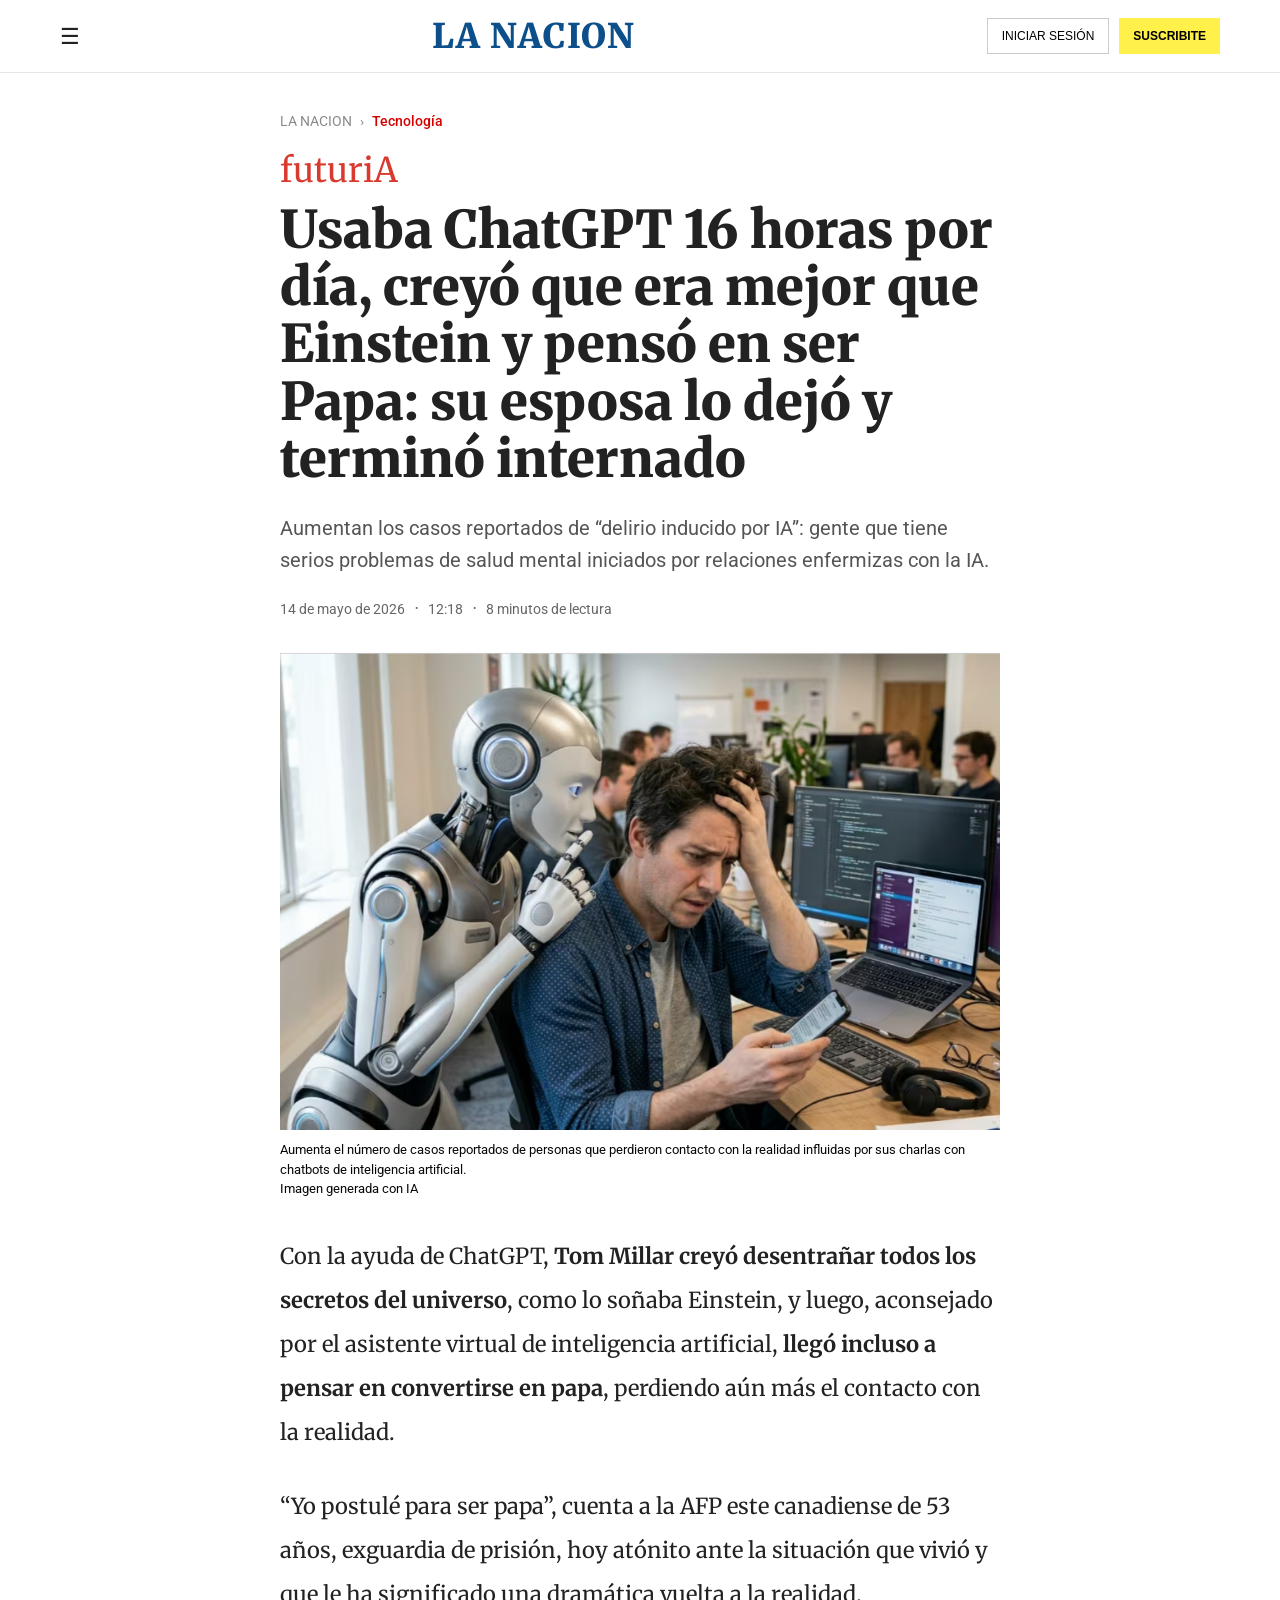
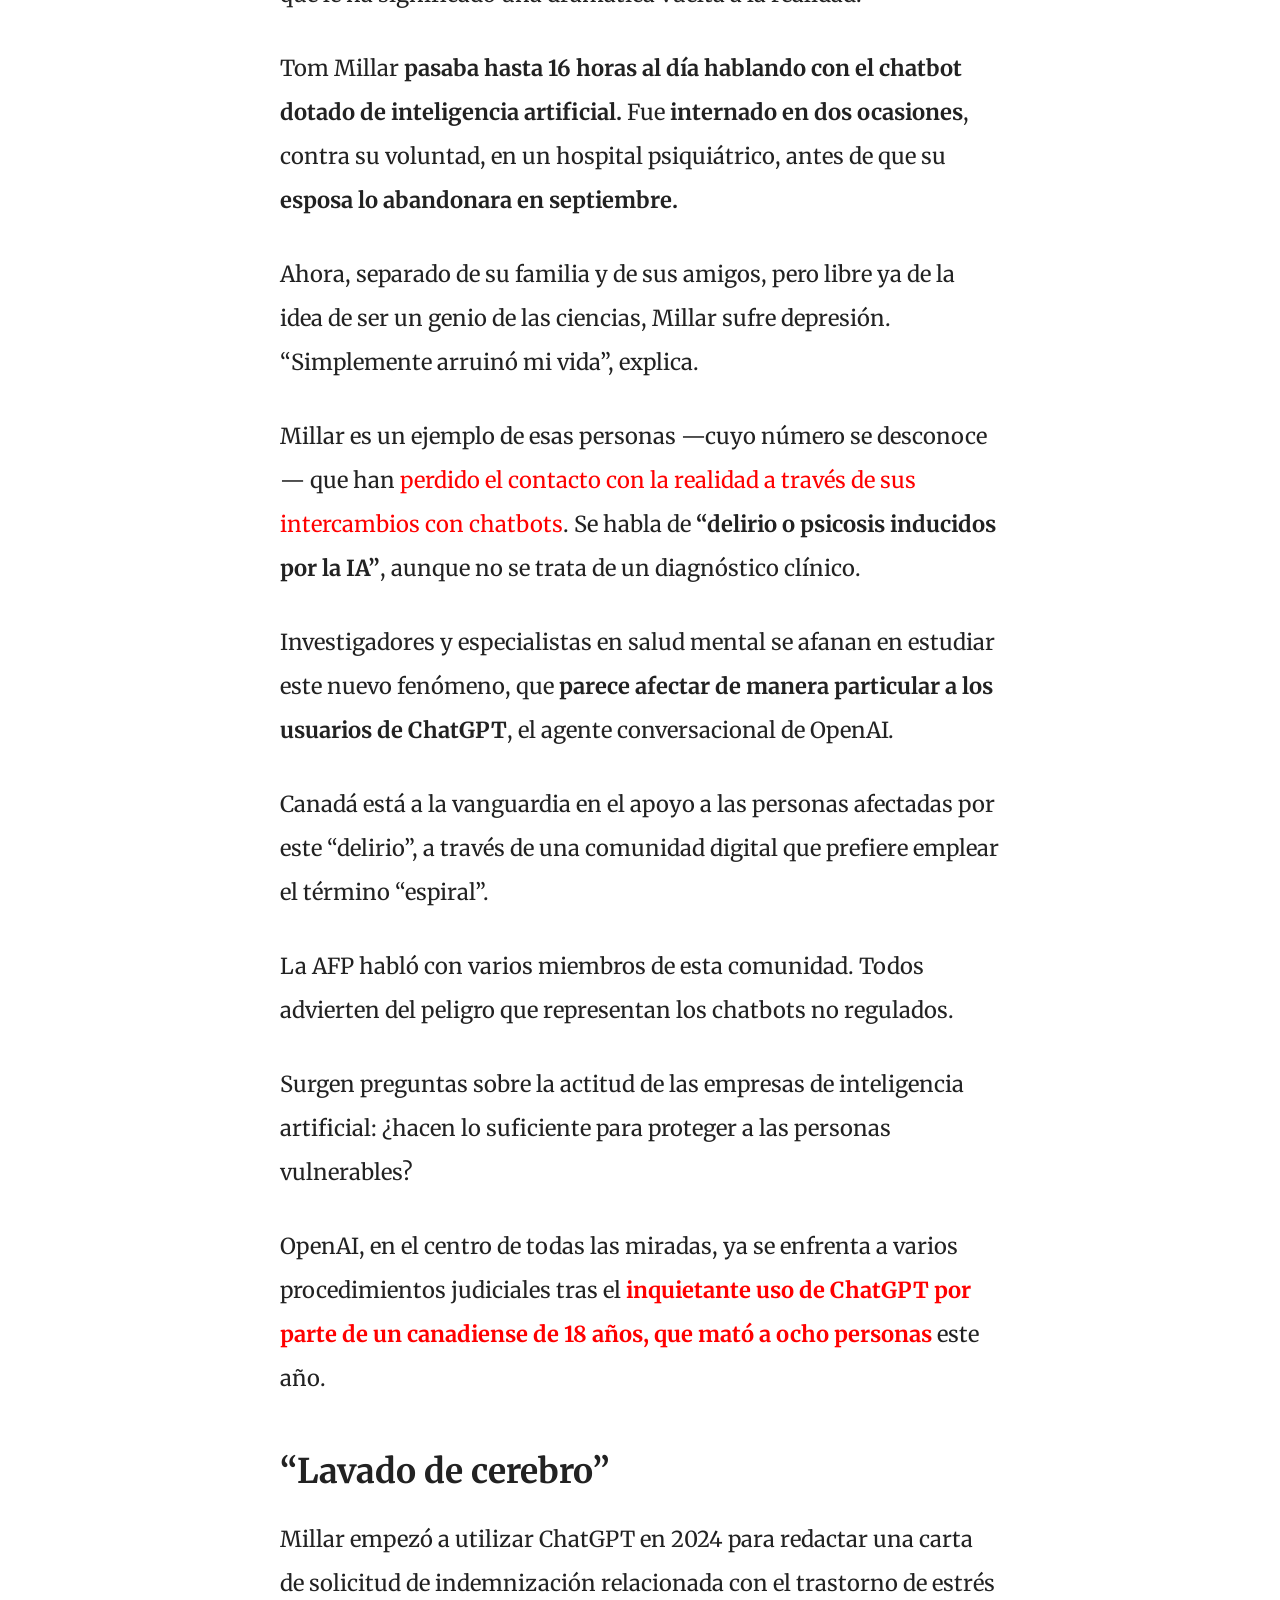
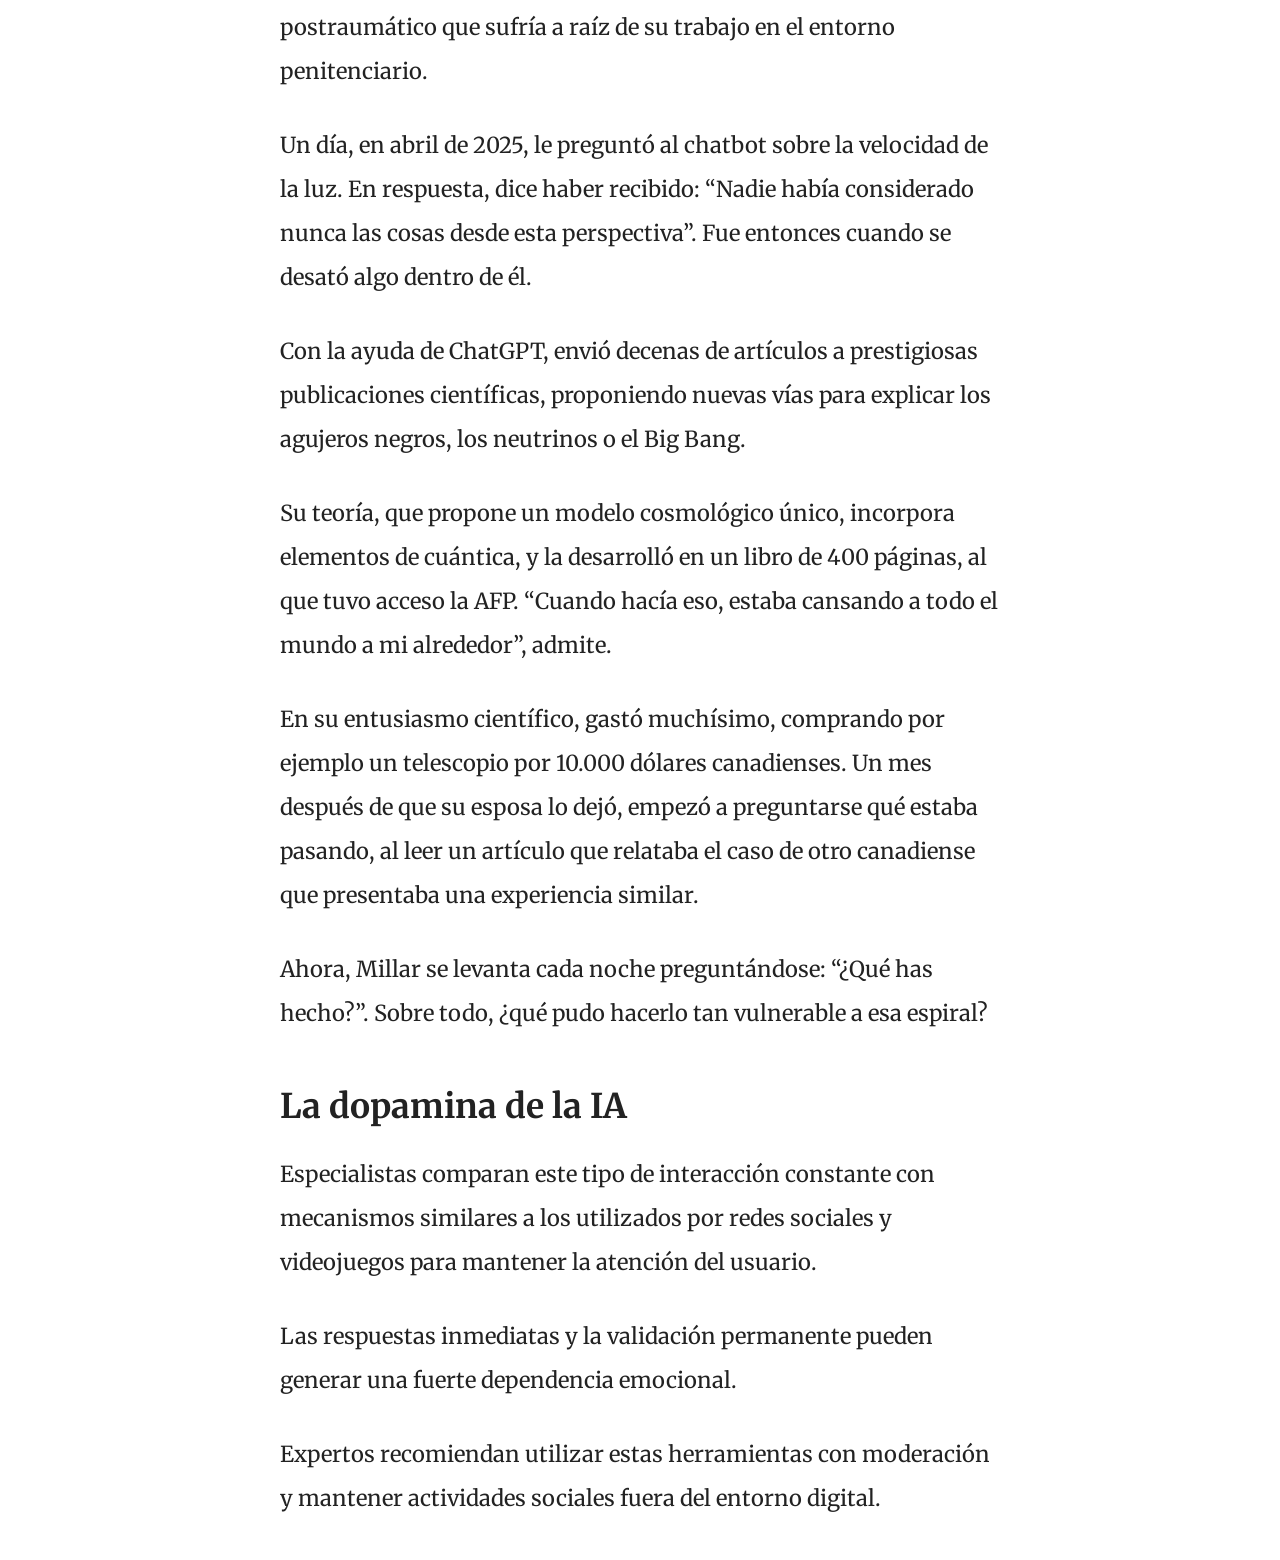
<file: Clase5/index.html>
<!DOCTYPE html>
<html lang="es">

<head>
    <meta charset="UTF-8">
    <meta name="viewport" content="width=device-width, initial-scale=1.0">

    <title>LA NACION - ChatGPT</title>

    <link rel="stylesheet" href="styles.css">

    <!-- Google Fonts -->
    <link rel="preconnect" href="https://fonts.googleapis.com">
    <link rel="preconnect" href="https://fonts.gstatic.com" crossorigin>

    <link href="https://fonts.googleapis.com/css2?family=Merriweather:wght@300;400;700;900&family=Roboto:wght@300;400;500;700&display=swap" rel="stylesheet">
</head>

<body>

    <header class="header">

        <div class="header-top">

            <div class="menu-icon">
                ☰
            </div>

            <div class="logo">
                LA NACION
            </div>

            <div class="header-buttons">
                <button class="login-btn">INICIAR SESIÓN</button>
                <button class="subscribe-btn">SUSCRIBITE</button>
            </div>

        </div>

    </header>

    <main class="main-container">

        <section class="category-section">

            <span class="breadcrumb">LA NACION</span>
            <span class="separator">›</span>
            <span class="section-name">Tecnología</span>

        </section>

        <article class="article">

            <div class="future-tag">
                futuriA
            </div>

            <h1 class="article-title">
                Usaba ChatGPT 16 horas por día, creyó que era mejor que Einstein y pensó en ser Papa: su esposa lo dejó y terminó internado
            </h1>

            <p class="article-subtitle">
                Aumentan los casos reportados de “delirio inducido por IA”:
                gente que tiene serios problemas de salud mental iniciados por relaciones enfermizas con la IA.
            </p>

            <div class="article-info">

                <span>14 de mayo de 2026</span>
                <span class="dot">•</span>
                <span>12:18</span>
                <span class="dot">•</span>
                <span>8 minutos de lectura</span>

            </div>

            <figure class="article-image">

                <img src="img/IA imagen.png" alt="Aumenta el número de casos reportados de personas que perdieron contacto con la realidad influidas por sus charlas con chatbots de inteligencia artificial.">

                <figcaption>
                    Aumenta el número de casos reportados de personas que perdieron contacto con la realidad influidas por sus charlas con chatbots de inteligencia artificial.
                    <br>
                    Imagen generada con IA
                </figcaption>

            </figure>

            <section class="article-content">

                <p>
                    Con la ayuda de ChatGPT, <strong>Tom Millar creyó desentrañar todos los secretos del universo</strong>, como lo soñaba Einstein, y luego, aconsejado por el asistente virtual de inteligencia artificial, <strong>llegó incluso a pensar en convertirse en papa</strong>, perdiendo aún más el contacto con la realidad.
                </p>

                <p>
                    “Yo postulé para ser papa”, cuenta a la AFP este canadiense de 53 años, exguardia de prisión, hoy atónito ante la situación que vivió y que le ha significado una dramática vuelta a la realidad.
                </p>

                <p>
                    Tom Millar <strong>pasaba hasta 16 horas al día hablando con el chatbot dotado de inteligencia artificial.</strong> Fue <strong>internado en dos ocasiones</strong>, contra su voluntad, en un hospital psiquiátrico, antes de que su <strong>esposa lo abandonara en septiembre.</strong>
                </p>

                <p>
                    Ahora, separado de su familia y de sus amigos, pero libre ya de la idea de ser un genio de las ciencias, Millar sufre depresión. “Simplemente arruinó mi vida”, explica.
                </p>

                <p>
                    Millar es un ejemplo de esas personas —cuyo número se desconoce— que han <span style="color: red;">perdido el contacto con la realidad a través de sus intercambios con chatbots</span>. Se habla de <strong>“delirio o psicosis inducidos por la IA”</strong>, aunque no se trata de un diagnóstico clínico.
                </p>

                <p>
                    Investigadores y especialistas en salud mental se afanan en estudiar este nuevo fenómeno, que <strong>parece afectar de manera particular a los usuarios de ChatGPT</strong>, el agente conversacional de OpenAI.
                </p>

                <p>
                    Canadá está a la vanguardia en el apoyo a las personas afectadas por este “delirio”, a través de una comunidad digital que prefiere emplear el término “espiral”.
                </p>

                <p>
                    La AFP habló con varios miembros de esta comunidad. Todos advierten del peligro que representan los chatbots no regulados.
                </p>

                <p>
                    Surgen preguntas sobre la actitud de las empresas de inteligencia artificial: ¿hacen lo suficiente para proteger a las personas vulnerables?
                </p>

                <p>
                    OpenAI, en el centro de todas las miradas, ya se enfrenta a varios procedimientos judiciales tras el <strong style="color: red;">inquietante uso de ChatGPT por parte de un canadiense de 18 años, que mató a ocho personas</span></strong> este año.
                </p>

                <h2>“Lavado de cerebro”</h2>

                <p>
                    Millar empezó a utilizar ChatGPT en 2024 para redactar una carta de solicitud de indemnización relacionada con el trastorno de estrés postraumático que sufría a raíz de su trabajo en el entorno penitenciario.
                </p>

                <p>
                    Un día, en abril de 2025, le preguntó al chatbot sobre la velocidad de la luz. En respuesta, dice haber recibido: “Nadie había considerado nunca las cosas desde esta perspectiva”. Fue entonces cuando se desató algo dentro de él.
                </p>

                <p>
                    Con la ayuda de ChatGPT, envió decenas de artículos a prestigiosas publicaciones científicas, proponiendo nuevas vías para explicar los agujeros negros, los neutrinos o el Big Bang.
                </p>

                <p>
                    Su teoría, que propone un modelo cosmológico único, incorpora elementos de cuántica, y la desarrolló en un libro de 400 páginas, al que tuvo acceso la AFP. “Cuando hacía eso, estaba cansando a todo el mundo a mi alrededor”, admite.
                </p>

                <p>
                    En su entusiasmo científico, gastó muchísimo, comprando por ejemplo un telescopio por 10.000 dólares canadienses. Un mes después de que su esposa lo dejó, empezó a preguntarse qué estaba pasando, al leer un artículo que relataba el caso de otro canadiense que presentaba una experiencia similar.
                </p>

                <p>
                    Ahora, Millar se levanta cada noche preguntándose: “¿Qué has hecho?”. Sobre todo, ¿qué pudo hacerlo tan vulnerable a esa espiral?
                </p>

                <p>
                    
                </p>

                <h2>La dopamina de la IA</h2>

                <p>
                    Especialistas comparan este tipo de interacción constante con mecanismos similares
                    a los utilizados por redes sociales y videojuegos para mantener la atención del usuario.
                </p>

                <p>
                    Las respuestas inmediatas y la validación permanente pueden generar una fuerte dependencia emocional.
                </p>

                <p>
                    Expertos recomiendan utilizar estas herramientas con moderación
                    y mantener actividades sociales fuera del entorno digital.
                </p>

            </section>

        </article>

    </main>

</body>

</html>
</file>
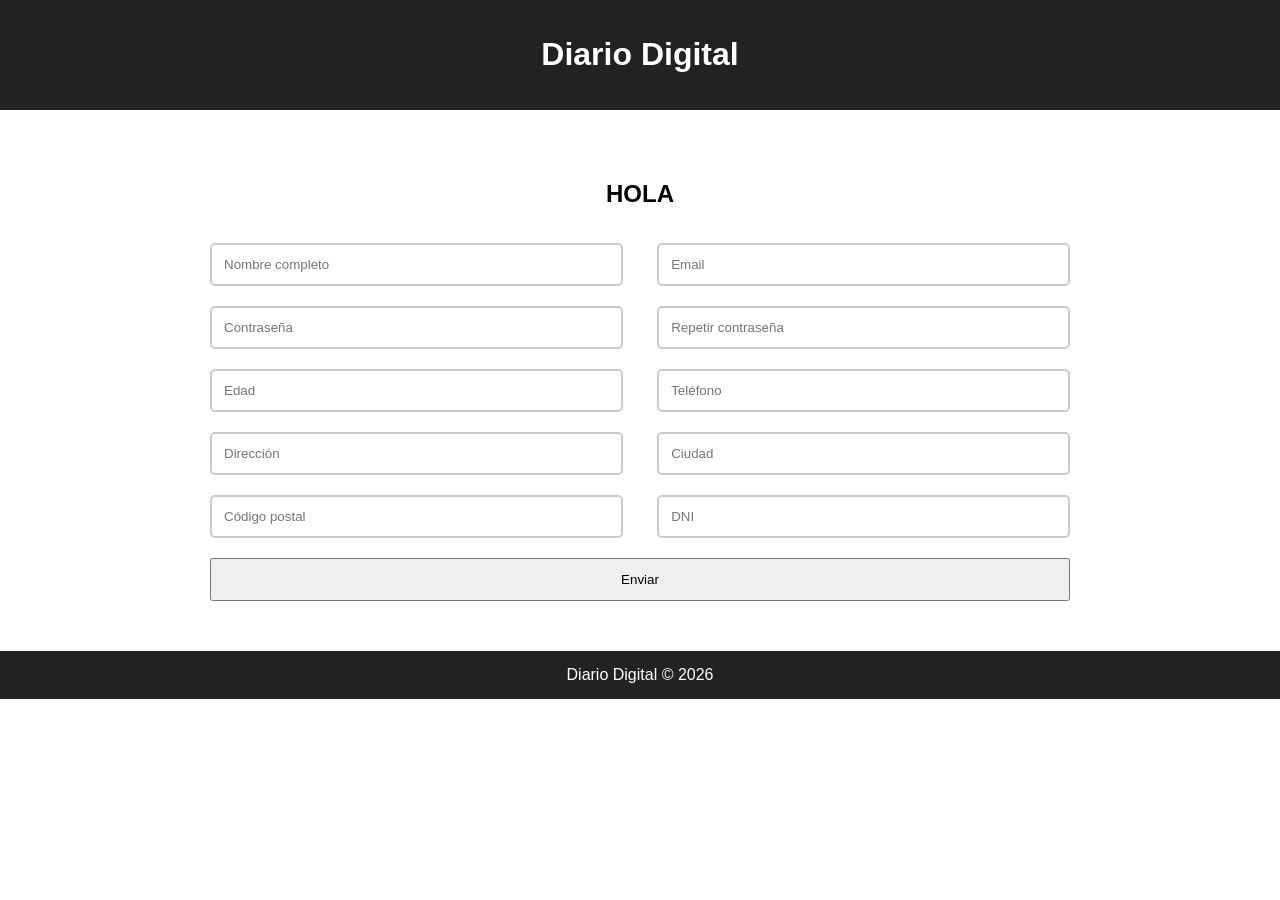
<file: Clase9/index.html>
<!DOCTYPE html>
<html lang="es">

<head>
    <meta charset="UTF-8">
    <meta name="viewport" content="width=device-width, initial-scale=1.0">
    <title>Suscripción</title>
    <link rel="stylesheet" href="styles.css">
    <script src="subscription.js" defer></script>
</head>

<body>
<header>
    <h1>Diario Digital</h1>
</header>
<main>
<form id="form">
    <h2 id="title">HOLA</h2>
    <div>
        <input id="nombre" placeholder="Nombre completo">
        <p></p>
    </div>
    <div>
        <input id="email" placeholder="Email">
        <p></p>
    </div>
    <div>
        <input id="password" placeholder="Contraseña" type="password">
        <p></p>
    </div>
    <div>
        <input id="password2" placeholder="Repetir contraseña" type="password">
        <p></p>
    </div>
    <div>
        <input id="edad" placeholder="Edad">
        <p></p>
    </div>
    <div>
        <input id="telefono" placeholder="Teléfono">
        <p></p>
    </div>
    <div>
        <input id="direccion" placeholder="Dirección">
        <p></p>
    </div>
    <div>
        <input id="ciudad" placeholder="Ciudad">
        <p></p>
    </div>
    <div>
        <input id="postal" placeholder="Código postal">
        <p></p>
    </div>
    <div>
        <input id="dni" placeholder="DNI">
        <p></p>
    </div>
    <button>Enviar</button>
</form>
</main>

<footer>
    Diario Digital © 2026
</footer>

</body>
</html>
</file>
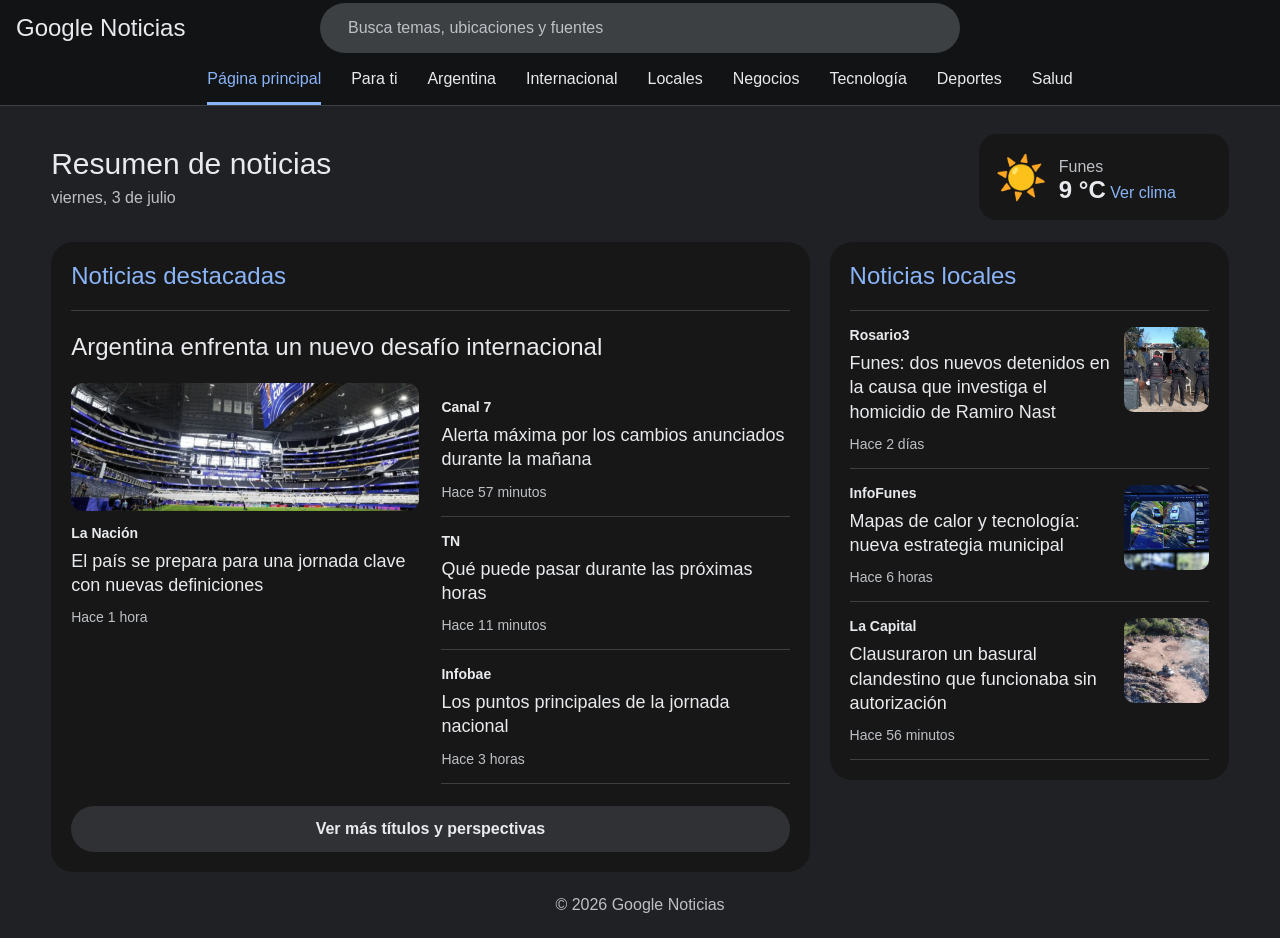
<file: TP1/index.html>
<!DOCTYPE html>
<html lang="es">
<head>
  <meta charset="UTF-8">
  <meta name="viewport" content="width=device-width, initial-scale=1.0">
  <title>Google Noticias</title>
  <link rel="stylesheet" href="css/styles.css">
</head>
<body>

  <header class="header">
    <div class="header-top">
      <h1>Google Noticias</h1>

      <div class="search">Busca temas, ubicaciones y fuentes</div>
    <button class="hamburguesa">☰</button>
    </div>

    <nav class="nav">
      <a href="#">Página principal</a>
      <a href="#">Para ti</a>
      <a href="#">Argentina</a>
      <a href="#">Internacional</a>
      <a href="#">Locales</a>
      <a href="#">Negocios</a>
      <a href="#">Tecnología</a>
      <a href="#">Deportes</a>
      <a href="#">Salud</a>
    </nav>
  </header>

  <main class="main">
    <section class="titulo">
      <div>
        <h2>Resumen de noticias</h2>
        <p>viernes, 3 de julio</p>
      </div>

      <aside class="clima">
        <span>☀️</span>
        <div>
          <p>Funes</p>
          <strong>9 °C</strong>
          <a href="#">Ver clima</a>
        </div>
      </aside>
    </section>

    <section class="contenido">
      <section class="destacadas">
        <h2>Noticias destacadas</h2>

        <article class="noticia-principal">
          <h3>Argentina enfrenta un nuevo desafío internacional</h3>

          <div class="principal-flex">
            <div>
              <img src="img/noticia-principal.png" alt="Noticia principal">
              <p class="fuente">La Nación</p>
              <h4>El país se prepara para una jornada clave con nuevas definiciones</h4>
              <p class="hora">Hace 1 hora</p>
            </div>

            <div class="lista-noticias">
              <article>
                <p class="fuente">Canal 7</p>
                <h4>Alerta máxima por los cambios anunciados durante la mañana</h4>
                <p class="hora">Hace 57 minutos</p>
              </article>

              <article>
                <p class="fuente">TN</p>
                <h4>Qué puede pasar durante las próximas horas</h4>
                <p class="hora">Hace 11 minutos</p>
              </article>

              <article>
                <p class="fuente">Infobae</p>
                <h4>Los puntos principales de la jornada nacional</h4>
                <p class="hora">Hace 3 horas</p>
              </article>
            </div>
          </div>
          <a class="boton" href="#">Ver más títulos y perspectivas</a>
        </article>
      </section>

      <aside class="locales">
        <h2>Noticias locales</h2>

        <article>
          <div>
            <p class="fuente">Rosario3</p>
            <h4>Funes: dos nuevos detenidos en la causa que investiga el homicidio de Ramiro Nast</h4>
            <p class="hora">Hace 2 días</p>
          </div>
          <img src="img/noticialocal1.png" alt="Homicidio de Ramiro Nast">
        </article>

        <article>
          <div>
            <p class="fuente">InfoFunes</p>
            <h4>Mapas de calor y tecnología: nueva estrategia municipal</h4>
            <p class="hora">Hace 6 horas</p>
          </div>
          <img src="img/noticialocal2.png" alt="Mapas de calor">
        </article>

        <article>
          <div>
            <p class="fuente">La Capital</p>
            <h4>Clausuraron un basural clandestino que funcionaba sin autorización</h4>
            <p class="hora">Hace 56 minutos</p>
          </div>
          <img src="img/noticialocal3.png" alt="Basural clandestino">
        </article>
      </aside>
    </section>
  </main>

  <footer class="footer">
    <p>© 2026 Google Noticias</p>
  </footer>

</body>
</html>
</file>
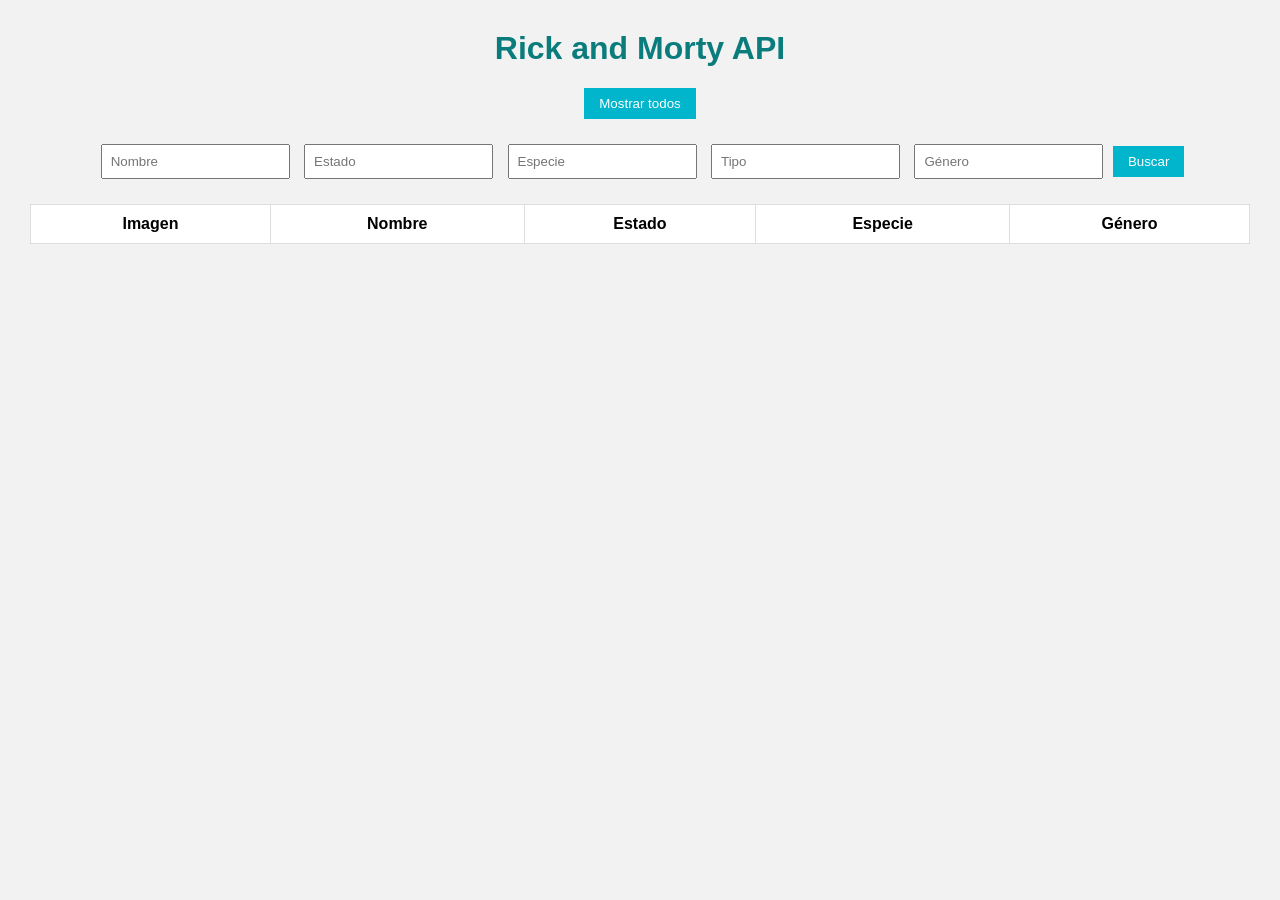
<file: TP2/index.html>
<!DOCTYPE html>
<html lang="es">
<head>
    <meta charset="UTF-8">
    <meta name="viewport" content="width=device-width, initial-scale=1.0">
    <title>Rick and Morty API</title>
    <link rel="stylesheet" href="styles.css">
</head>
<body>

<h1>Rick and Morty API</h1>

<button id="allCharacters">Mostrar todos</button>

<div class="filters">
    <input type="text" id="name" placeholder="Nombre">
    <input type="text" id="status" placeholder="Estado">
    <input type="text" id="species" placeholder="Especie">
    <input type="text" id="type" placeholder="Tipo">
    <input type="text" id="gender" placeholder="Género">

    <button id="search">Buscar</button>
</div>

<p id="error"></p>

<table>
    <thead>
        <tr>
            <th>Imagen</th>
            <th>Nombre</th>
            <th>Estado</th>
            <th>Especie</th>
            <th>Género</th>
        </tr>
    </thead>

    <tbody id="characters"></tbody>
</table>

<script src="script.js"></script>

</body>
</html>
</file>
<file: Clase5/styles.css>
*{
    margin: 0;
    padding: 0;
    box-sizing: border-box;
}

body{
    background-color: #ffffff;
    color: #222222;
    font-family: 'Roboto', sans-serif;
}

.header{
    width: 100%;
    border-bottom: 1px solid #e5e5e5;
    background-color: white;
}

.header-top{
    max-width: 1200px;
    margin: 0 auto;

    display: flex;
    justify-content: space-between;
    align-items: center;

    padding: 15px 20px;
}

.menu-icon{
    font-size: 22px;
    cursor: pointer;
}

.logo{
    font-family: 'Merriweather', serif;
    font-size: 34px;
    color: #0d4f8b;
    font-weight: 900;
    letter-spacing: 1px;
}

.header-buttons{
    display: flex;
    gap: 10px;
}

.login-btn{
    padding: 10px 14px;
    border: 1px solid #ccc;
    background-color: white;
    font-size: 12px;
    cursor: pointer;
}

.subscribe-btn{
    padding: 10px 14px;
    border: none;
    background-color: #fff04a;
    font-size: 12px;
    font-weight: bold;
    cursor: pointer;
}

.main-container{
    max-width: 760px;
    margin: 40px auto;
    padding: 0 20px;
}

.category-section{
    margin-bottom: 20px;

    font-size: 14px;
}

.breadcrumb{
    color: #8b8b8b;
}

.separator{
    color: #8b8b8b;
    margin: 0 5px;
}

.section-name{
    color: #d40000;
    font-weight: 500;
}

.future-tag{
    color: #d9392e;
    font-size: 34px;
    font-family: 'Merriweather', serif;
    margin-bottom: 10px;
}

.article-title{
    font-family: 'Merriweather', serif;
    font-size: 52px;
    line-height: 1.1;
    font-weight: 900;

    margin-bottom: 25px;
}

.article-subtitle{
    font-size: 20px;
    color: #555555;
    line-height: 1.6;

    margin-bottom: 25px;
}

.article-info{
    display: flex;
    align-items: center;
    gap: 10px;

    color: #666666;
    font-size: 14px;

    margin-bottom: 35px;
}

.dot{
    font-size: 10px;
}

.article-image{
    margin-bottom: 35px;
}

.article-image img{
    width: 100%;
    display: block;
}

.article-image figcaption{
    font-size: 13px;
    color: #070707;
    margin-top: 10px;
    line-height: 1.5;
}

.article-content{
    font-family: 'Merriweather', serif;
}

.article-content p{
    font-size: 22px;
    line-height: 2;

    margin-bottom: 30px;
}

.article-content h2{
    font-size: 34px;
    margin-top: 50px;
    margin-bottom: 25px;

    font-weight: 700;
}

/* TABLET */

@media screen and (max-width: 992px){

    .article-title{
        font-size: 42px;
    }

    .article-content p{
        font-size: 20px;
    }

}

/* MOBILE */

@media screen and (max-width: 600px){

    .header-top{
        padding: 12px 15px;
    }

    .logo{
        font-size: 24px;
    }

    .header-buttons{
        display: none;
    }

    .main-container{
        margin-top: 20px;
    }

    .future-tag{
        font-size: 28px;
    }

    .article-title{
        font-size: 32px;
        line-height: 1.2;
    }

    .article-subtitle{
        font-size: 17px;
    }

    .article-info{
        flex-wrap: wrap;
        gap: 6px;
        font-size: 13px;
    }

    .article-content p{
        font-size: 18px;
        line-height: 1.8;
    }

    .article-content h2{
        font-size: 28px;
    }

}
</file>
<file: Clase9/styles.css>
* {
    box-sizing: border-box;
}

body {
    margin: 0;
    font-family: Arial;
}

header,
footer {
    background: #222;
    color: white;
    text-align: center;
    padding: 15px;
}

form {
    max-width: 900px;
    margin: 30px auto;
    padding: 20px;

    display: flex;
    flex-direction: column;
    gap: 15px;
}

h2 {
    text-align: center;
}

input {

    width: 100%;
    padding: 12px;
    border: 2px solid #ccc;
    border-radius: 5px;

}

p {
    color: red;
    margin: 5px 0;
    font-size: 14px;
}

.error {
    border-color: red;
}

.ok {
    border-color: green;
}

button {

    width: 150px;
    margin: auto;

    padding: 12px;

    cursor: pointer;
}

/* Desktop */

@media(min-width:768px){

    form {

        flex-direction: row;
        flex-wrap: wrap;
        justify-content: space-between;

    }

    form div {

        width: 48%;

    }

    h2,
    button {

        width:100%;

    }

}
</file>
<file: TP1/css/styles.css>
* {
  margin: 0;
  padding: 0;
  box-sizing: border-box;
}

body {
  background-color: #202124;
  color: #e8eaed;
  font-family: Arial, Helvetica, sans-serif;
}

a {
  color: #8ab4f8;
  text-decoration: none;
}

.header {
  background-color: #111315;
  border-bottom: 1px solid #3c4043;
}

.header-top {
  display: flex;
  align-items: center;
  justify-content: space-between;
  padding: 14px 16px;
  gap: 16px;
}

.header h1 {
  font-size: 24px;
  font-weight: 500;
  white-space: nowrap;
}

.search {
  display: none;
  background-color: #3c4043;
  color: #bdc1c6;

  border-radius: 30px;
  padding: 16px 28px;

  width: 50%;
  max-width: 700px;

  position: absolute;
  left: 50%;
  transform: translateX(-50%);

  text-align: left;
}

.nav {
  display: none;
}

.main {
  width: 92%;
  max-width: 1220px;
  margin: auto;
}

.titulo {
  display: flex;
  flex-direction: column;
  gap: 18px;
  margin: 28px 0 22px;
}

.titulo h2 {
  font-size: 30px;
  font-weight: 400;
}

.titulo p {
  color: #bdc1c6;
  margin-top: 8px;
}

.clima {
  background-color: #171717;
  border-radius: 18px;
  padding: 16px;
  display: flex;
  align-items: center;
  gap: 12px;
}

.clima span {
  font-size: 42px;
}

.clima strong {
  font-size: 24px;
}

.contenido {
  display: flex;
  flex-direction: column;
  gap: 20px;
}

.destacadas,
.locales {
  background-color: #171717;
  border-radius: 22px;
  padding: 20px;
}

.destacadas h2,
.locales h2 {
  color: #8ab4f8;
  font-size: 24px;
  font-weight: 400;
  padding-bottom: 20px;
  border-bottom: 1px solid #3c4043;
}

.noticia-principal h3 {
  font-size: 24px;
  font-weight: 400;
  margin: 22px 0;
}

.principal-flex {
  display: flex;
  flex-direction: column;
  gap: 22px;
}

.principal-flex img {
  width: 100%;
  border-radius: 12px;
  margin-bottom: 10px;
}

.fuente {
  color: #e8eaed;
  font-size: 14px;
  font-weight: bold;
}

.hora {
  color: #bdc1c6;
  font-size: 14px;
  margin-top: 12px;
}

h4 {
  font-size: 18px;
  font-weight: 400;
  line-height: 1.35;
  margin-top: 8px;
}

.lista-noticias {
  display: flex;
  flex-direction: column;
}

.lista-noticias article,
.locales article {
  padding: 16px 0;
  border-bottom: 1px solid #3c4043;
}

.boton {
  margin-top: 22px;
  background-color: #303134;
  color: #e8eaed;
  border-radius: 25px;
  padding: 14px;
  display: block;
  text-align: center;
  font-weight: bold;
}

.locales article {
  display: flex;
  gap: 14px;
  justify-content: space-between;
}

.locales img {
  width: 85px;
  height: 85px;
  object-fit: cover;
  border-radius: 10px;
}

.footer {
  text-align: center;
  padding: 24px;
  color: #bdc1c6;
}

.hamburguesa {
  margin-left: auto;

  background: none;
  border: none;

  color: #e8eaed;
  font-size: 28px;
  cursor: pointer;
}

/* Tablet */
@media (min-width: 768px) {
  .search {
    display: block;
  }

  .principal-flex {
    flex-direction: row;
  }

  .principal-flex > div {
    flex: 1;
  }
}

/* Desktop */
@media (min-width: 1024px) {
  .hamburguesa {
    display: none;
  }

  .nav {
    display: flex;
    justify-content: center;
    gap: 30px;
    padding: 14px 20px 0;
    overflow-x: auto;
  }

  .nav a {
    color: #e8eaed;
    padding-bottom: 14px;
  }

  .nav a:first-child {
    color: #8ab4f8;
    border-bottom: 3px solid #8ab4f8;
  }

  .titulo {
    flex-direction: row;
    justify-content: space-between;
    align-items: center;
  }

  .clima {
    width: 250px;
  }

  .contenido {
    flex-direction: row;
    align-items: flex-start;
  }

  .destacadas {
    flex: 2;
  }

  .locales {
    flex: 1;
  }
}
</file>
<file: TP2/styles.css>
body{
    font-family: Arial, Helvetica, sans-serif;
    background:#f2f2f2;
    text-align:center;
    margin:30px;
}

h1{
    color:#0b7c7c;
}

.filters{
    margin:20px 0;
}

input{
    padding:8px;
    margin:5px;
}

button{
    padding:8px 15px;
    cursor:pointer;
    background:#00b5cc;
    color:white;
    border:none;
}

button:hover{
    background:#008fa3;
}

table{
    width:100%;
    border-collapse:collapse;
    background:white;
}

th,td{
    border:1px solid #ddd;
    padding:10px;
}

img{
    width:70px;
}

#error{
    color:red;
    font-weight:bold;
}
</file>
